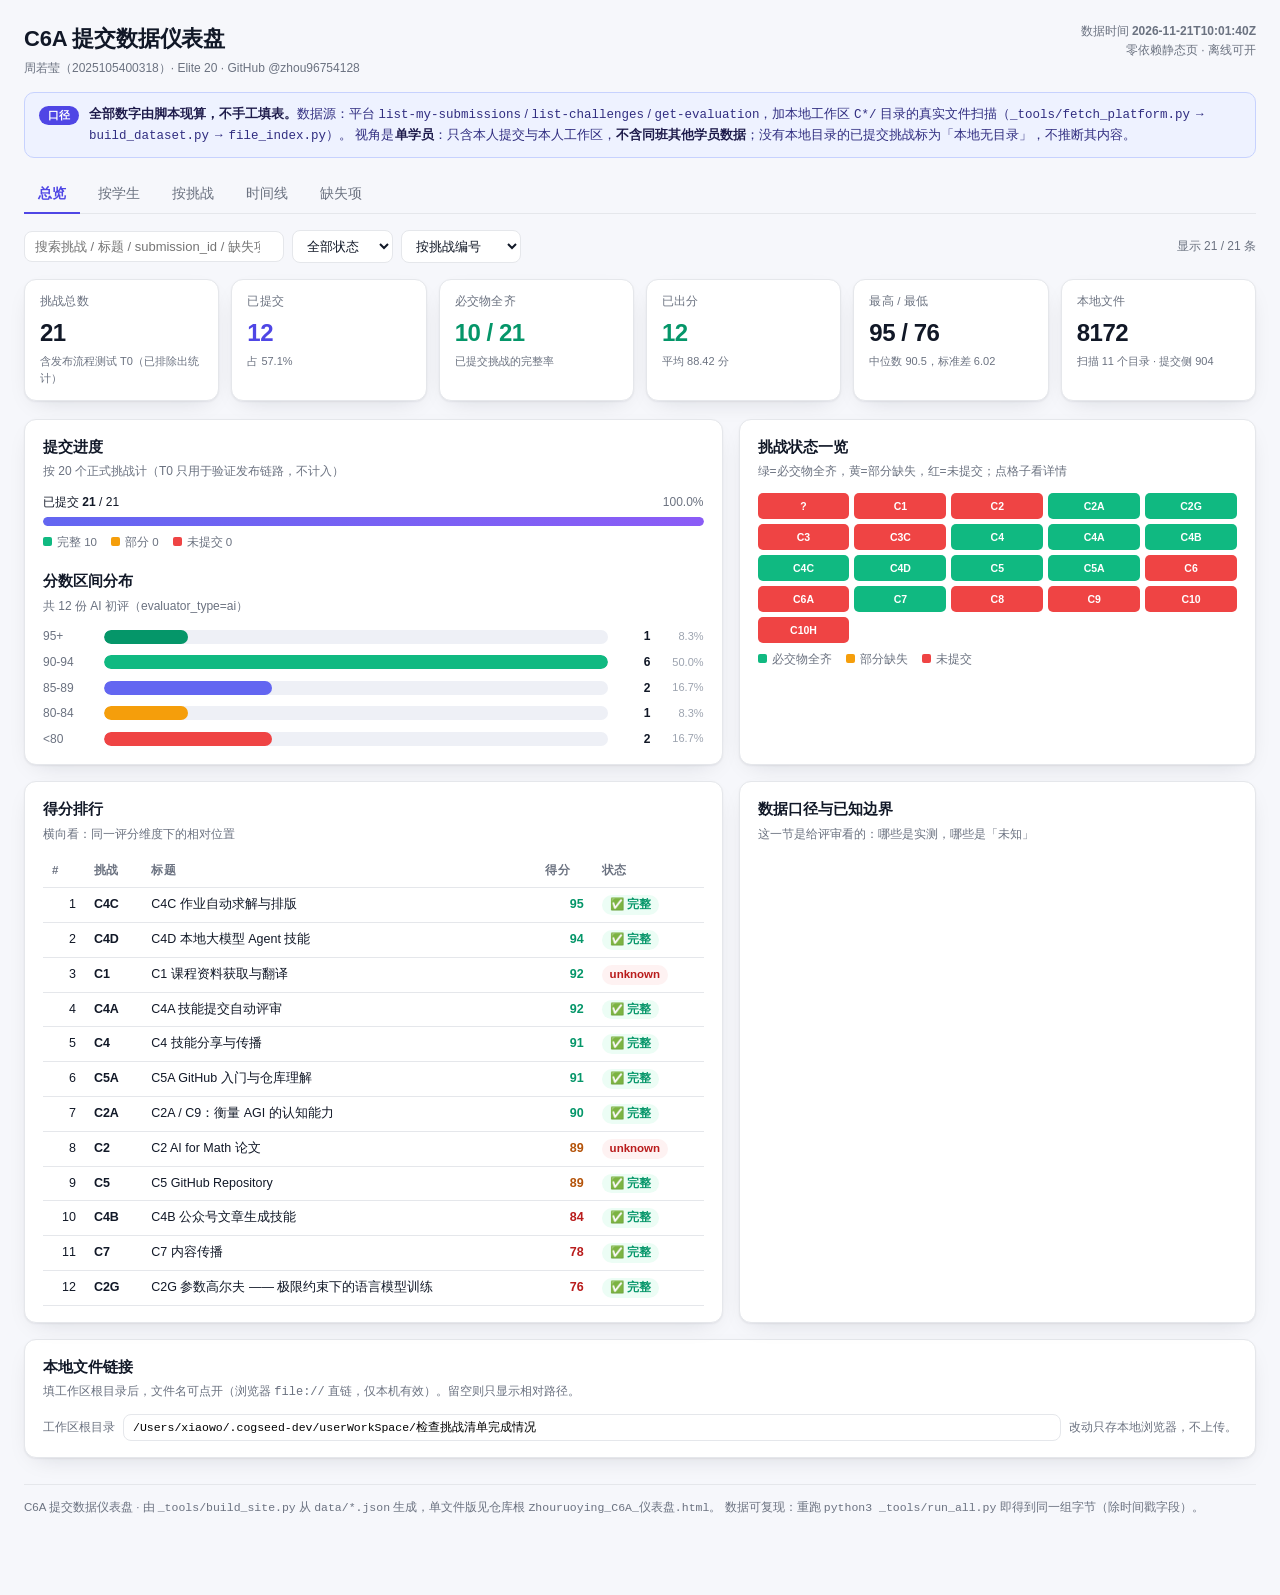
<file: Zhouruoying_C6A_dashboard/index.html>
<!DOCTYPE html>
<html lang="zh-CN">
<head>
<meta charset="utf-8">
<meta name="viewport" content="width=device-width, initial-scale=1">
<title>C6A 提交数据仪表盘 · 周若莹 Elite 20</title>
<link rel="stylesheet" href="style.css">
</head>
<body>
<div class="wrap">

  <header class="top">
    <div>
      <h1>C6A 提交数据仪表盘</h1>
      <div class="sub">周若莹（2025105400318）· Elite 20 · GitHub @zhou96754128</div>
    </div>
    <div class="right">
      数据时间 <b id="genAt">—</b><br>
      零依赖静态页 · 离线可开
    </div>
  </header>

  <div class="scope">
    <span class="tag">口径</span>
    <div>
      <b>全部数字由脚本现算，不手工填表。</b>数据源：平台 <code>list-my-submissions</code> / <code>list-challenges</code> / <code>get-evaluation</code>，加本地工作区 <code>C*/</code> 目录的真实文件扫描（<code>_tools/fetch_platform.py</code> → <code>build_dataset.py</code> → <code>file_index.py</code>）。
      视角是<b>单学员</b>：只含本人提交与本人工作区，<b>不含同班其他学员数据</b>；没有本地目录的已提交挑战标为「本地无目录」，不推断其内容。
    </div>
  </div>

  <nav class="tabs" id="tabs"></nav>
  <div class="toolbar" id="toolbar"></div>
  <div id="view"></div>

  <div class="card">
    <h2>本地文件链接</h2>
    <p class="hint">填工作区根目录后，文件名可点开（浏览器 <code>file://</code> 直链，仅本机有效）。留空则只显示相对路径。</p>
    <div class="settings">
      <span>工作区根目录</span>
      <input id="wsRoot" type="text" placeholder="/Users/you/userWorkSpace/检查挑战清单完成情况" spellcheck="false">
      <span>改动只存本地浏览器，不上传。</span>
    </div>
  </div>

  <footer class="foot">
    C6A 提交数据仪表盘 · 由 <code>_tools/build_site.py</code> 从 <code>data/*.json</code> 生成，单文件版见仓库根 <code>Zhouruoying_C6A_仪表盘.html</code>。
    数据可复现：重跑 <code>python3 _tools/run_all.py</code> 即得到同一组字节（除时间戳字段）。
  </footer>
</div>

<div class="drawer" id="drawer"><div class="sheet" id="drawerBody"></div></div>

<script src="data.js"></script>
<script src="app.core.js"></script>
<script src="app.views.js"></script>
<script src="app.extra.js"></script>
</body>
</html>
</file>
<file: Zhouruoying_C6A_dashboard/style.css>
/* C6A 提交数据仪表盘 — 零依赖样式表 */
:root {
  --bg: #f6f7fb;
  --panel: #ffffff;
  --ink: #111827;
  --muted: #6b7280;
  --line: #e5e7eb;
  --brand: #4f46e5;
  --ok: #059669;
  --ok-bg: #ecfdf5;
  --warn: #b45309;
  --warn-bg: #fffbeb;
  --bad: #b91c1c;
  --bad-bg: #fef2f2;
  --shadow: 0 1px 2px rgba(17, 24, 39, .06), 0 8px 24px -12px rgba(17, 24, 39, .18);
}
* { box-sizing: border-box; }
html, body { margin: 0; padding: 0; }
body {
  font-family: -apple-system, "PingFang SC", "Helvetica Neue", "Microsoft YaHei", sans-serif;
  background: var(--bg); color: var(--ink); font-size: 14px; line-height: 1.55;
  -webkit-font-smoothing: antialiased;
}
a { color: var(--brand); text-decoration: none; }
a:hover { text-decoration: underline; }
.wrap { max-width: 1280px; margin: 0 auto; padding: 22px 24px 80px; }

/* 顶部 */
header.top { display: flex; align-items: flex-start; gap: 16px; flex-wrap: wrap; margin-bottom: 6px; }
header.top h1 { font-size: 22px; margin: 0; letter-spacing: -.01em; }
header.top .sub { color: var(--muted); font-size: 12px; margin-top: 3px; }
header.top .right { margin-left: auto; text-align: right; font-size: 12px; color: var(--muted); }

/* 口径横幅 */
.scope {
  display: flex; gap: 10px; align-items: flex-start; margin: 14px 0 18px;
  background: #eef2ff; border: 1px solid #c7d2fe; border-radius: 10px; padding: 11px 14px;
  font-size: 12.5px; color: #312e81; line-height: 1.6;
}
.scope b { color: #1e1b4b; }
.scope .tag {
  flex: none; background: var(--brand); color: #fff; border-radius: 999px;
  padding: 1px 9px; font-size: 11px; font-weight: 600; margin-top: 2px;
}

/* 标签页 */
nav.tabs { display: flex; gap: 4px; border-bottom: 1px solid var(--line); margin-bottom: 16px; flex-wrap: wrap; }
nav.tabs button {
  appearance: none; border: 0; background: transparent; cursor: pointer;
  padding: 9px 14px; font-size: 13.5px; color: var(--muted); font-family: inherit;
  border-bottom: 2px solid transparent; margin-bottom: -1px;
}
nav.tabs button:hover { color: var(--ink); }
nav.tabs button.on { color: var(--brand); border-bottom-color: var(--brand); font-weight: 600; }

/* 工具条 */
.toolbar { display: flex; gap: 8px; flex-wrap: wrap; align-items: center; margin-bottom: 16px; }
.toolbar input[type=search], .toolbar select {
  font-family: inherit; font-size: 13px; padding: 7px 10px; border: 1px solid var(--line);
  border-radius: 8px; background: #fff; color: var(--ink); outline: none;
}
.toolbar input[type=search] { min-width: 260px; }
.toolbar input[type=search]:focus, .toolbar select:focus { border-color: var(--brand); box-shadow: 0 0 0 3px rgba(79,70,229,.12); }
.toolbar .count { margin-left: auto; font-size: 12px; color: var(--muted); }

/* KPI */
.kpis { display: grid; grid-template-columns: repeat(auto-fit, minmax(168px, 1fr)); gap: 12px; margin-bottom: 18px; }
.kpi { background: var(--panel); border: 1px solid var(--line); border-radius: 12px; padding: 13px 15px; box-shadow: var(--shadow); }
.kpi .k { font-size: 11.5px; color: var(--muted); letter-spacing: .02em; }
.kpi .v { font-size: 24px; font-weight: 700; margin-top: 3px; letter-spacing: -.02em; }
.kpi .v small { font-size: 12px; font-weight: 500; color: var(--muted); }
.kpi .h { font-size: 11px; color: var(--muted); margin-top: 2px; }

/* 卡片 */
.card { background: var(--panel); border: 1px solid var(--line); border-radius: 12px; padding: 16px 18px; box-shadow: var(--shadow); margin-bottom: 16px; }
.card h2 { font-size: 14.5px; margin: 0 0 4px; }
.card .hint { font-size: 12px; color: var(--muted); margin: 0 0 12px; }
.grid2 { display: grid; grid-template-columns: 1.35fr 1fr; gap: 16px; }
@media (max-width: 900px) { .grid2 { grid-template-columns: 1fr; } }

/* 进度条 */
.bar { height: 9px; background: #eef0f6; border-radius: 999px; overflow: hidden; }
.bar > i { display: block; height: 100%; background: linear-gradient(90deg, #6366f1, #8b5cf6); border-radius: 999px; }
.legend { display: flex; gap: 14px; font-size: 11.5px; color: var(--muted); margin-top: 8px; flex-wrap: wrap; }
.legend i { display: inline-block; width: 9px; height: 9px; border-radius: 2px; margin-right: 5px; }

/* 状态徽章 */
.badge { display: inline-flex; align-items: center; gap: 4px; font-size: 11.5px; font-weight: 600; padding: 1px 8px; border-radius: 999px; white-space: nowrap; }
.badge.ok { background: var(--ok-bg); color: var(--ok); }
.badge.warn { background: var(--warn-bg); color: var(--warn); }
.badge.bad { background: var(--bad-bg); color: var(--bad); }

/* 表格 */
table { width: 100%; border-collapse: collapse; font-size: 12.5px; }
th, td { text-align: left; padding: 7px 9px; border-bottom: 1px solid var(--line); vertical-align: top; }
th { font-size: 11.5px; color: var(--muted); font-weight: 600; text-transform: uppercase; letter-spacing: .04em; white-space: nowrap; }
tbody tr:hover { background: #fafbff; }
td.num { text-align: right; font-variant-numeric: tabular-nums; }
.mono { font-family: ui-monospace, SFMono-Regular, Menlo, monospace; font-size: 11.5px; }

/* 热力图 */
.heat { display: grid; gap: 5px; }
.heat .cell { height: 26px; border-radius: 5px; display: flex; align-items: center; justify-content: center; font-size: 10.5px; font-weight: 600; color: #fff; cursor: default; }
.heat .cell.ok { background: #10b981; }
.heat .cell.warn { background: #f59e0b; }
.heat .cell.bad { background: #ef4444; }
.heat .cell.na { background: #e5e7eb; color: #9ca3af; }
.heat .lab { font-size: 10.5px; color: var(--muted); display: flex; align-items: center; }

/* 挑战卡片网格 */
.cards { display: grid; grid-template-columns: repeat(auto-fill, minmax(210px, 1fr)); gap: 10px; }
.ccard { border: 1px solid var(--line); border-radius: 10px; padding: 11px 12px; background: #fff; cursor: pointer; transition: .12s; }
.ccard:hover { border-color: #c7d2fe; box-shadow: 0 6px 18px -12px rgba(79,70,229,.5); transform: translateY(-1px); }
.ccard .code { font-weight: 700; font-size: 13px; }
.ccard .t { font-size: 11.5px; color: var(--muted); margin: 3px 0 7px; min-height: 32px; }
.ccard .foot { display: flex; justify-content: space-between; align-items: center; font-size: 11px; color: var(--muted); }
.ccard .score { font-weight: 700; color: var(--ink); font-size: 13px; }

/* 抽屉 */
.drawer { position: fixed; inset: 0; background: rgba(17,24,39,.32); display: none; z-index: 40; }
.drawer.on { display: block; }
.drawer .sheet {
  position: absolute; right: 0; top: 0; bottom: 0; width: min(620px, 94vw); background: #fff;
  box-shadow: -10px 0 40px -20px rgba(0,0,0,.4); overflow-y: auto; padding: 20px 22px 40px;
}
.drawer .x { float: right; border: 0; background: #f3f4f6; border-radius: 8px; width: 30px; height: 30px; cursor: pointer; font-size: 15px; color: var(--muted); }
.drawer h3 { font-size: 17px; margin: 2px 0 2px; }
.drawer .meta { font-size: 12px; color: var(--muted); margin-bottom: 14px; }
.drawer h4 { font-size: 12px; text-transform: uppercase; letter-spacing: .05em; color: var(--muted); margin: 18px 0 8px; }

/* 文件清单 */
.files { list-style: none; padding: 0; margin: 0; max-height: 320px; overflow-y: auto; border: 1px solid var(--line); border-radius: 8px; }
.files li { display: flex; gap: 8px; align-items: center; padding: 5px 10px; border-bottom: 1px solid #f3f4f6; font-size: 12px; }
.files li:last-child { border-bottom: 0; }
.files li .sz { margin-left: auto; color: var(--muted); font-size: 11px; font-variant-numeric: tabular-nums; }
.files li .ico { color: #9ca3af; }
.nofiles { font-size: 12px; color: var(--muted); padding: 10px 12px; background: #fafafa; border: 1px dashed var(--line); border-radius: 8px; }

/* 时间线 */
.tl { position: relative; padding-left: 22px; }
.tl:before { content: ""; position: absolute; left: 6px; top: 4px; bottom: 4px; width: 2px; background: var(--line); }
.tl .item { position: relative; margin-bottom: 14px; }
.tl .item:before { content: ""; position: absolute; left: -21px; top: 5px; width: 10px; height: 10px; border-radius: 50%; background: #fff; border: 2px solid var(--brand); }
.tl .when { font-size: 11px; color: var(--muted); font-variant-numeric: tabular-nums; }
.tl .what { font-size: 13px; margin-top: 1px; }
.tl .gap { font-size: 11px; color: #9ca3af; }

/* 设置 */
.settings { display: flex; gap: 8px; align-items: center; font-size: 12px; color: var(--muted); flex-wrap: wrap; }
.settings input { flex: 1; min-width: 240px; font-family: ui-monospace, Menlo, monospace; font-size: 11.5px; padding: 6px 9px; border: 1px solid var(--line); border-radius: 8px; }
.empty { text-align: center; color: var(--muted); padding: 40px 0; font-size: 13px; }
footer.foot { margin-top: 26px; font-size: 11.5px; color: var(--muted); border-top: 1px solid var(--line); padding-top: 14px; }
.hide { display: none !important; }
</file>
